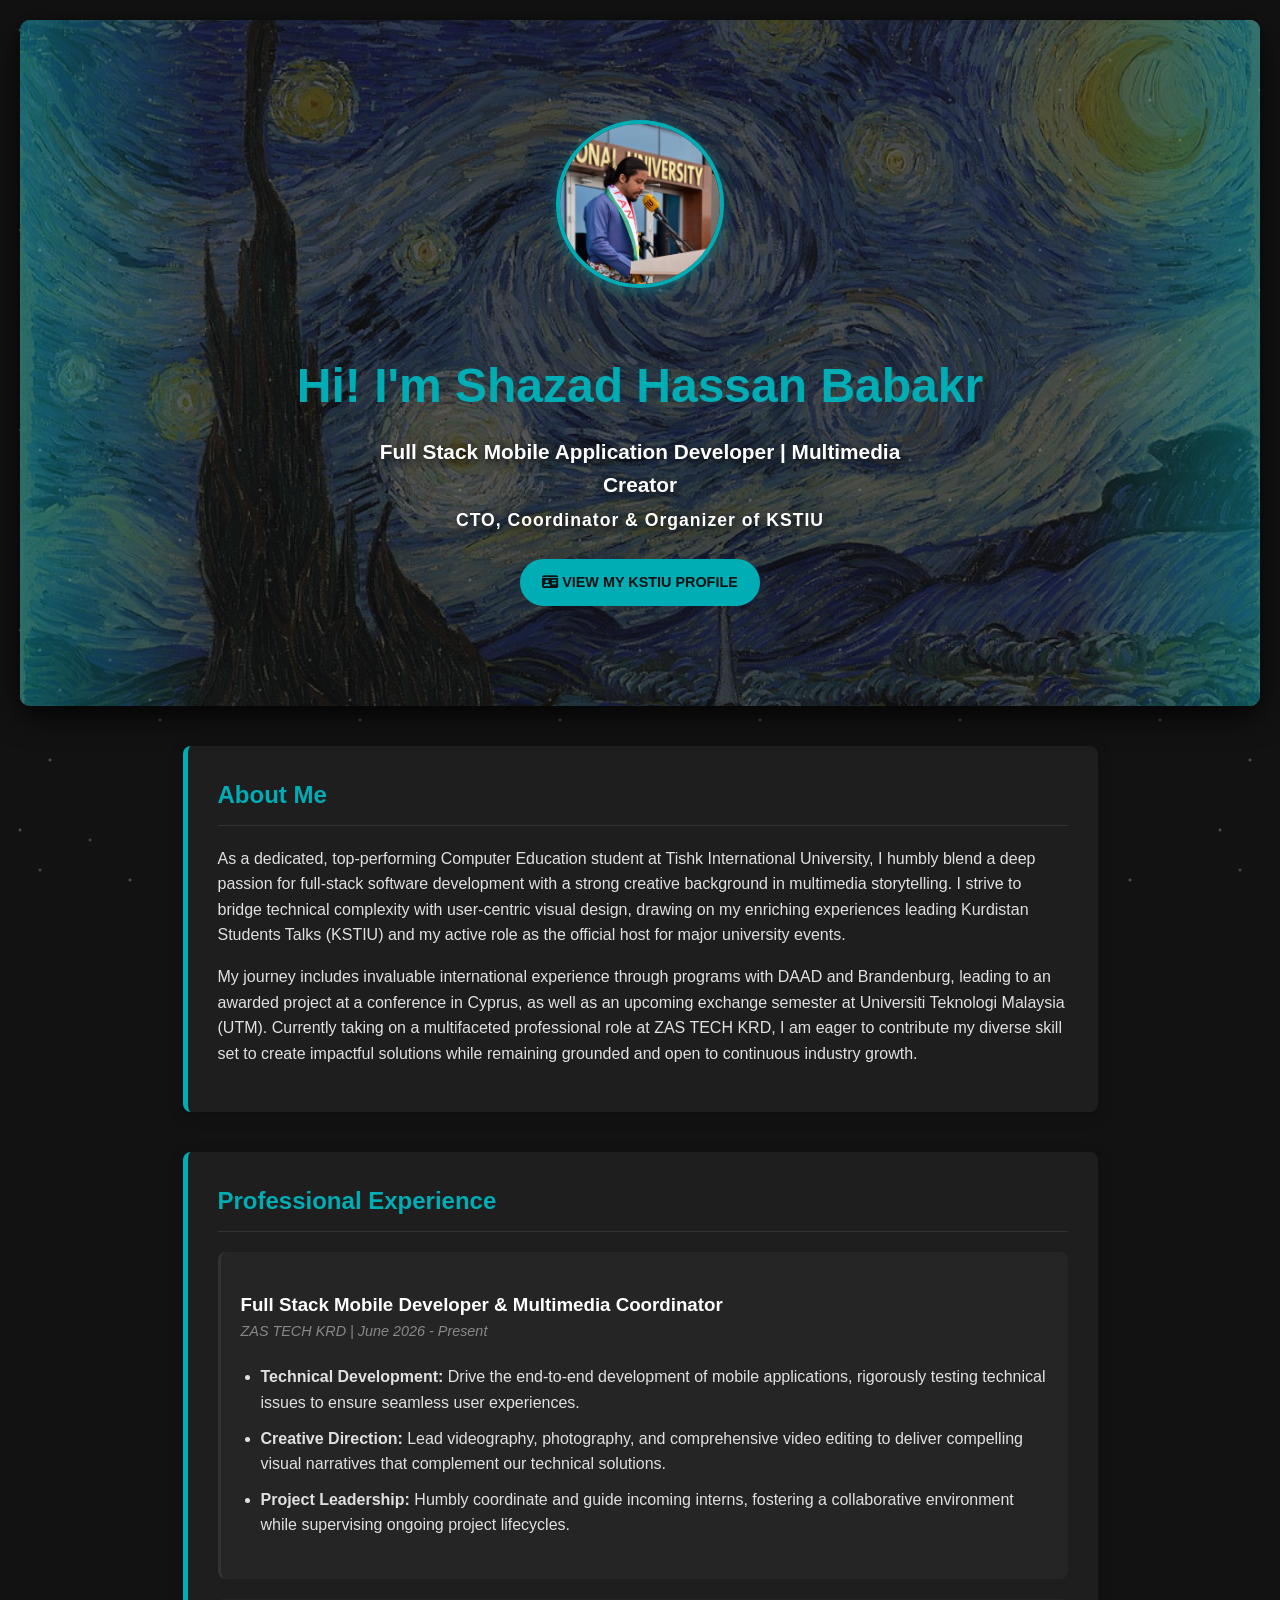
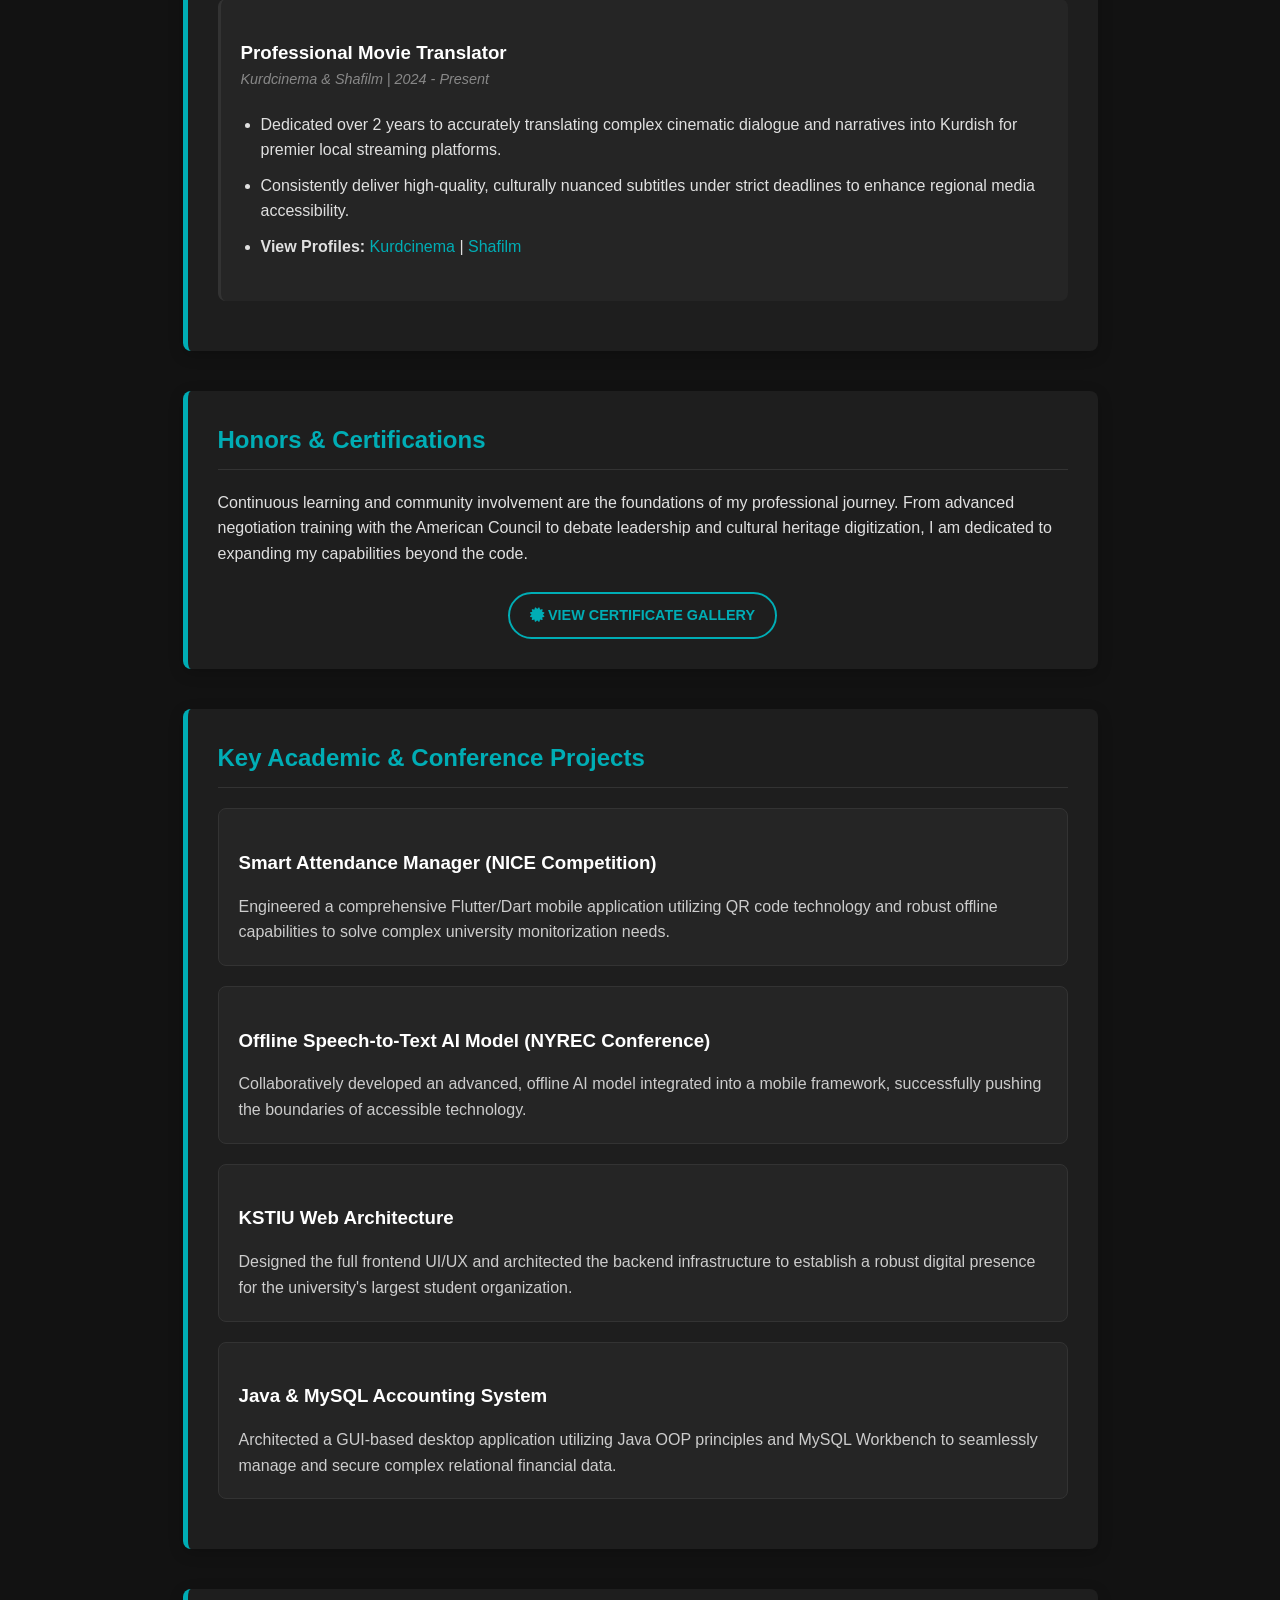
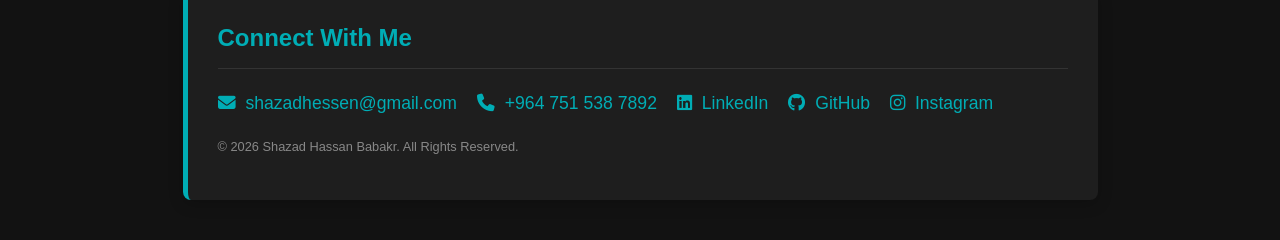
<file: index.html>
<!DOCTYPE html>
<html lang="en">
<head>
    <meta charset="UTF-8">
    <meta name="viewport" content="width=device-width, initial-scale=1.0">
    <title>Shazad Hassan Babakr | Full Stack Developer</title>
    <link rel="stylesheet" href="assets/style.css?v=2.0">
    <link rel="stylesheet" href="https://cdnjs.cloudflare.com/ajax/libs/font-awesome/6.5.1/css/all.min.css">
</head>
<body>
    <div id="imageModal" class="modal">
        <span class="close-modal">&times;</span>
        <img class="modal-content" id="fullScreenImg">
        <div id="modalCaption">Shazad Hassan Babakr - Hosting at TIU</div>
    </div>

<header class="hero fade-in-section">
        <!-- New Animated Stars Overlay -->
        <div class="stars-overlay"></div>
        
        <img src="assets/img/mypic.jpg" alt="Shazad Hassan Babakr" class="profile-img" id="heroImage" title="Click to view full screen">
        <div class="hero-content">
            <h1>Hi! I'm Shazad Hassan Babakr</h1>
            <p>Full Stack Mobile Application Developer | Multimedia Creator</p>
            <p class="kstiu-role">CTO, Coordinator & Organizer of KSTIU</p>
            
            <div class="hero-actions">
                <a href="https://kstiu.tiu.edu.iq/organizers" target="_blank" rel="noopener" class="btn-primary">
                    <i class="fa-solid fa-id-card"></i> View My KSTIU Profile
                </a>
            </div>
        </div>
    </header>

    <section id="about" class="fade-in-section">
        <h2>About Me</h2>
        <p>
            As a dedicated, top-performing Computer Education student at Tishk International University, I humbly blend a deep passion for full-stack software development with a strong creative background in multimedia storytelling. I strive to bridge technical complexity with user-centric visual design, drawing on my enriching experiences leading Kurdistan Students Talks (KSTIU) and my active role as the official host for major university events. 
        </p>
        <p>
            My journey includes invaluable international experience through programs with DAAD and Brandenburg, leading to an awarded project at a conference in Cyprus, as well as an upcoming exchange semester at Universiti Teknologi Malaysia (UTM). Currently taking on a multifaceted professional role at ZAS TECH KRD, I am eager to contribute my diverse skill set to create impactful solutions while remaining grounded and open to continuous industry growth.
        </p>
    </section>

    <section id="experience" class="fade-in-section">
        <h2>Professional Experience</h2>
        
        <div class="experience-card">
            <h3>Full Stack Mobile Developer & Multimedia Coordinator</h3>
            <p class="date-location">ZAS TECH KRD | June 2026 - Present</p>
            <ul>
                <li><strong>Technical Development:</strong> Drive the end-to-end development of mobile applications, rigorously testing technical issues to ensure seamless user experiences.</li>
                <li><strong>Creative Direction:</strong> Lead videography, photography, and comprehensive video editing to deliver compelling visual narratives that complement our technical solutions.</li>
                <li><strong>Project Leadership:</strong> Humbly coordinate and guide incoming interns, fostering a collaborative environment while supervising ongoing project lifecycles.</li>
            </ul>
        </div>

        <div class="experience-card">
            <h3>Professional Movie Translator</h3>
            <p class="date-location">Kurdcinema & Shafilm | 2024 - Present</p>
            <ul>
                <li>Dedicated over 2 years to accurately translating complex cinematic dialogue and narratives into Kurdish for premier local streaming platforms.</li>
                <li>Consistently deliver high-quality, culturally nuanced subtitles under strict deadlines to enhance regional media accessibility.</li>
                <li><strong>View Profiles:</strong> <a href="https://kurdcinama.com/TranslatorDetail.aspx?userid=354" target="_blank" rel="noopener">Kurdcinema</a> | <a href="https://shafilm.vip/translator/%D8%B4%D8%A7%D8%B2%D8%A7%D8%AF%20%D8%AD%D8%B3%D9%86%20%D8%A8%D8%A7%D8%A8%D9%83%D8%B1-166" target="_blank" rel="noopener">Shafilm</a></li>
            </ul>
        </div>
    </section>

    <section id="certifications-preview" class="fade-in-section">
        <h2>Honors & Certifications</h2>
        <p>Continuous learning and community involvement are the foundations of my professional journey. From advanced negotiation training with the American Council to debate leadership and cultural heritage digitization, I am dedicated to expanding my capabilities beyond the code.</p>
        <div class="center-btn">
            <a href="certificates.html" class="btn-secondary">
                <i class="fa-solid fa-certificate"></i> View Certificate Gallery
            </a>
        </div>
    </section>

    <section id="projects" class="fade-in-section">
        <h2>Key Academic & Conference Projects</h2>
        <div class="project-card">
            <h3>Smart Attendance Manager (NICE Competition)</h3>
            <p>Engineered a comprehensive Flutter/Dart mobile application utilizing QR code technology and robust offline capabilities to solve complex university monitorization needs.</p>
        </div>
        <div class="project-card">
            <h3>Offline Speech-to-Text AI Model (NYREC Conference)</h3>
            <p>Collaboratively developed an advanced, offline AI model integrated into a mobile framework, successfully pushing the boundaries of accessible technology.</p>
        </div>
        <div class="project-card">
            <h3>KSTIU Web Architecture</h3>
            <p>Designed the full frontend UI/UX and architected the backend infrastructure to establish a robust digital presence for the university's largest student organization.</p>
        </div>
        <div class="project-card">
            <h3>Java & MySQL Accounting System</h3>
            <p>Architected a GUI-based desktop application utilizing Java OOP principles and MySQL Workbench to seamlessly manage and secure complex relational financial data.</p>
        </div>
    </section>

    <footer id="contact" class="fade-in-section">
        <h2>Connect With Me</h2>
        <div class="contact-links">
            <p><i class="fa-solid fa-envelope"></i> <a href="mailto:shazadhessen@gmail.com">shazadhessen@gmail.com</a></p>
            <p><i class="fa-solid fa-phone"></i> <a href="tel:+9647515387892">+964 751 538 7892</a></p>
            <p><i class="fa-brands fa-linkedin"></i> <a href="https://www.linkedin.com/in/shazad-babakr" target="_blank" rel="noopener">LinkedIn</a></p>
            <p><i class="fa-brands fa-github"></i> <a href="https://github.com/ZADOST/ZAD" target="_blank" rel="noopener">GitHub</a></p>
            <p><i class="fa-brands fa-instagram"></i> <a href="https://www.instagram.com/itzz__shzz4d/" target="_blank" rel="noopener">Instagram</a></p>
        </div>
        <p style="margin-top: 20px; font-size: 0.8rem; color: #888;">© 2026 Shazad Hassan Babakr. All Rights Reserved.</p>
    </footer>

    <script src="assets/js/main.js"></script>
</body>
</html>
</file>
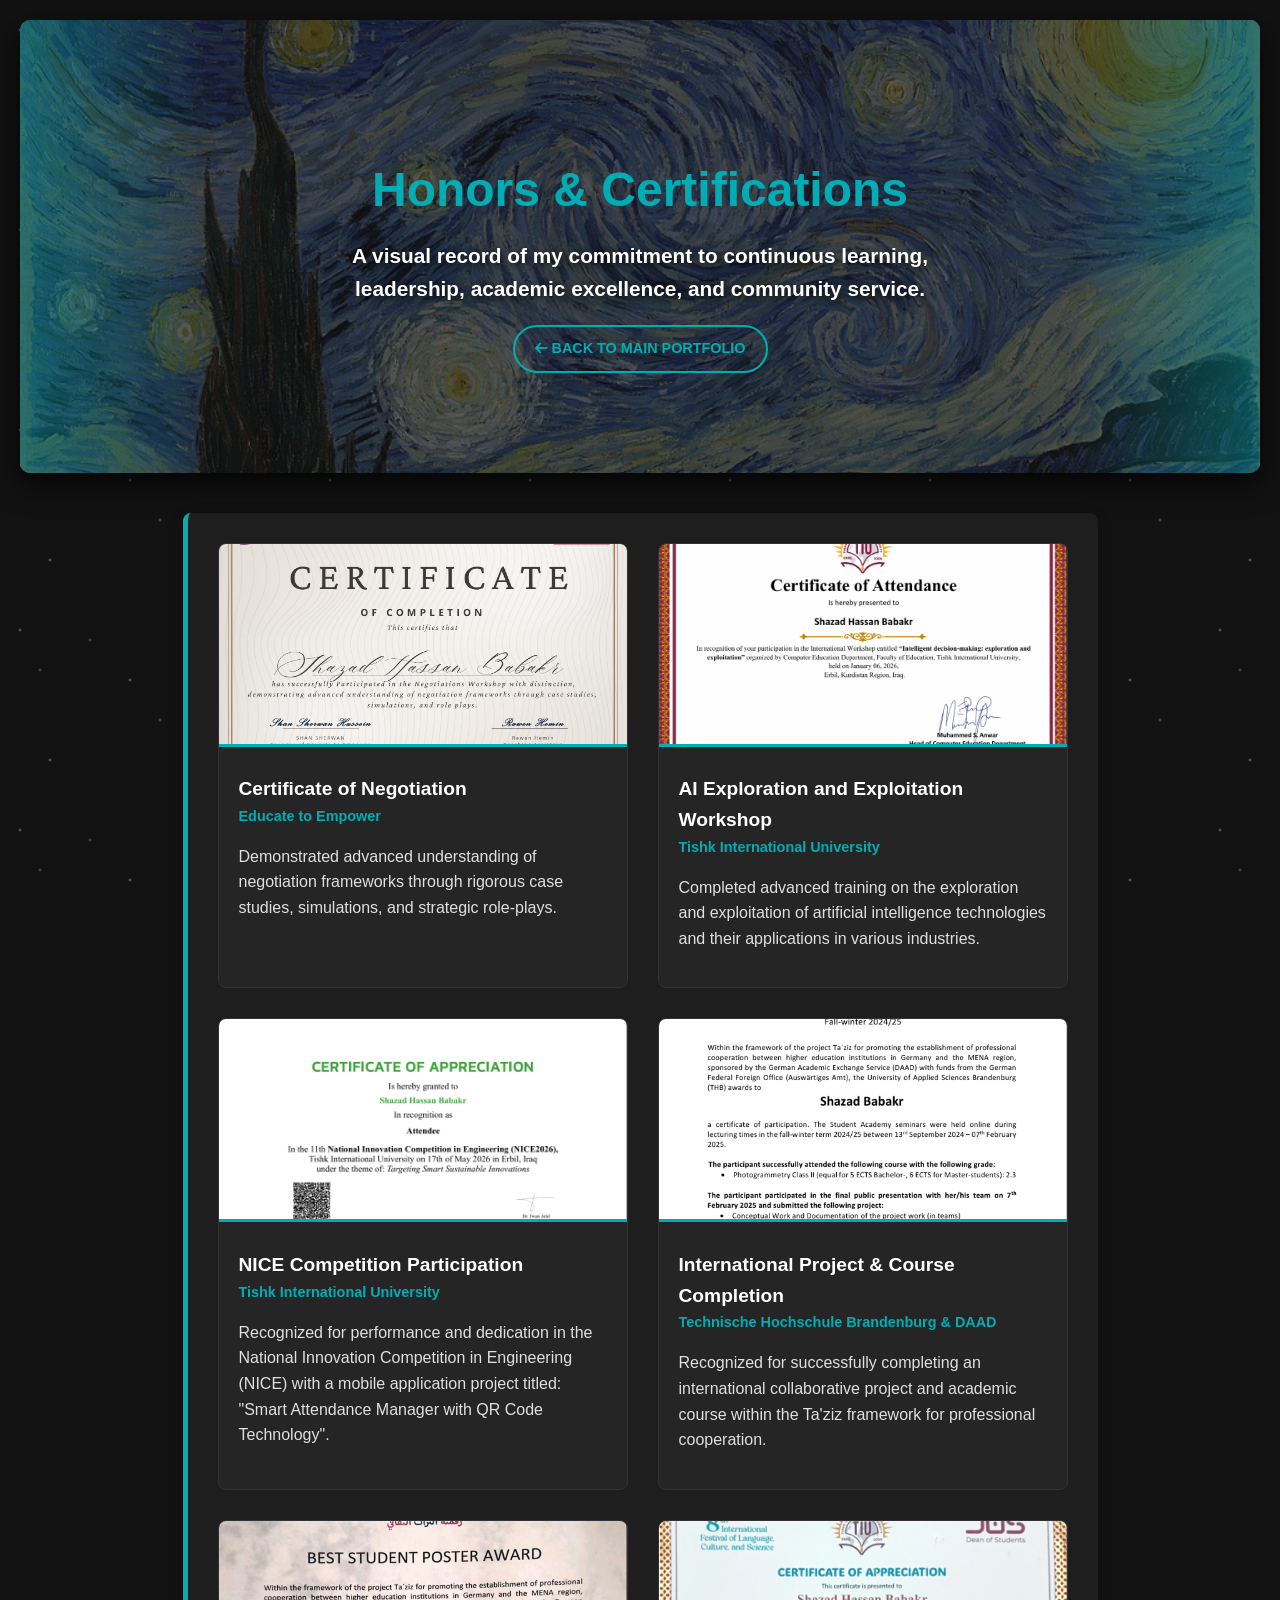
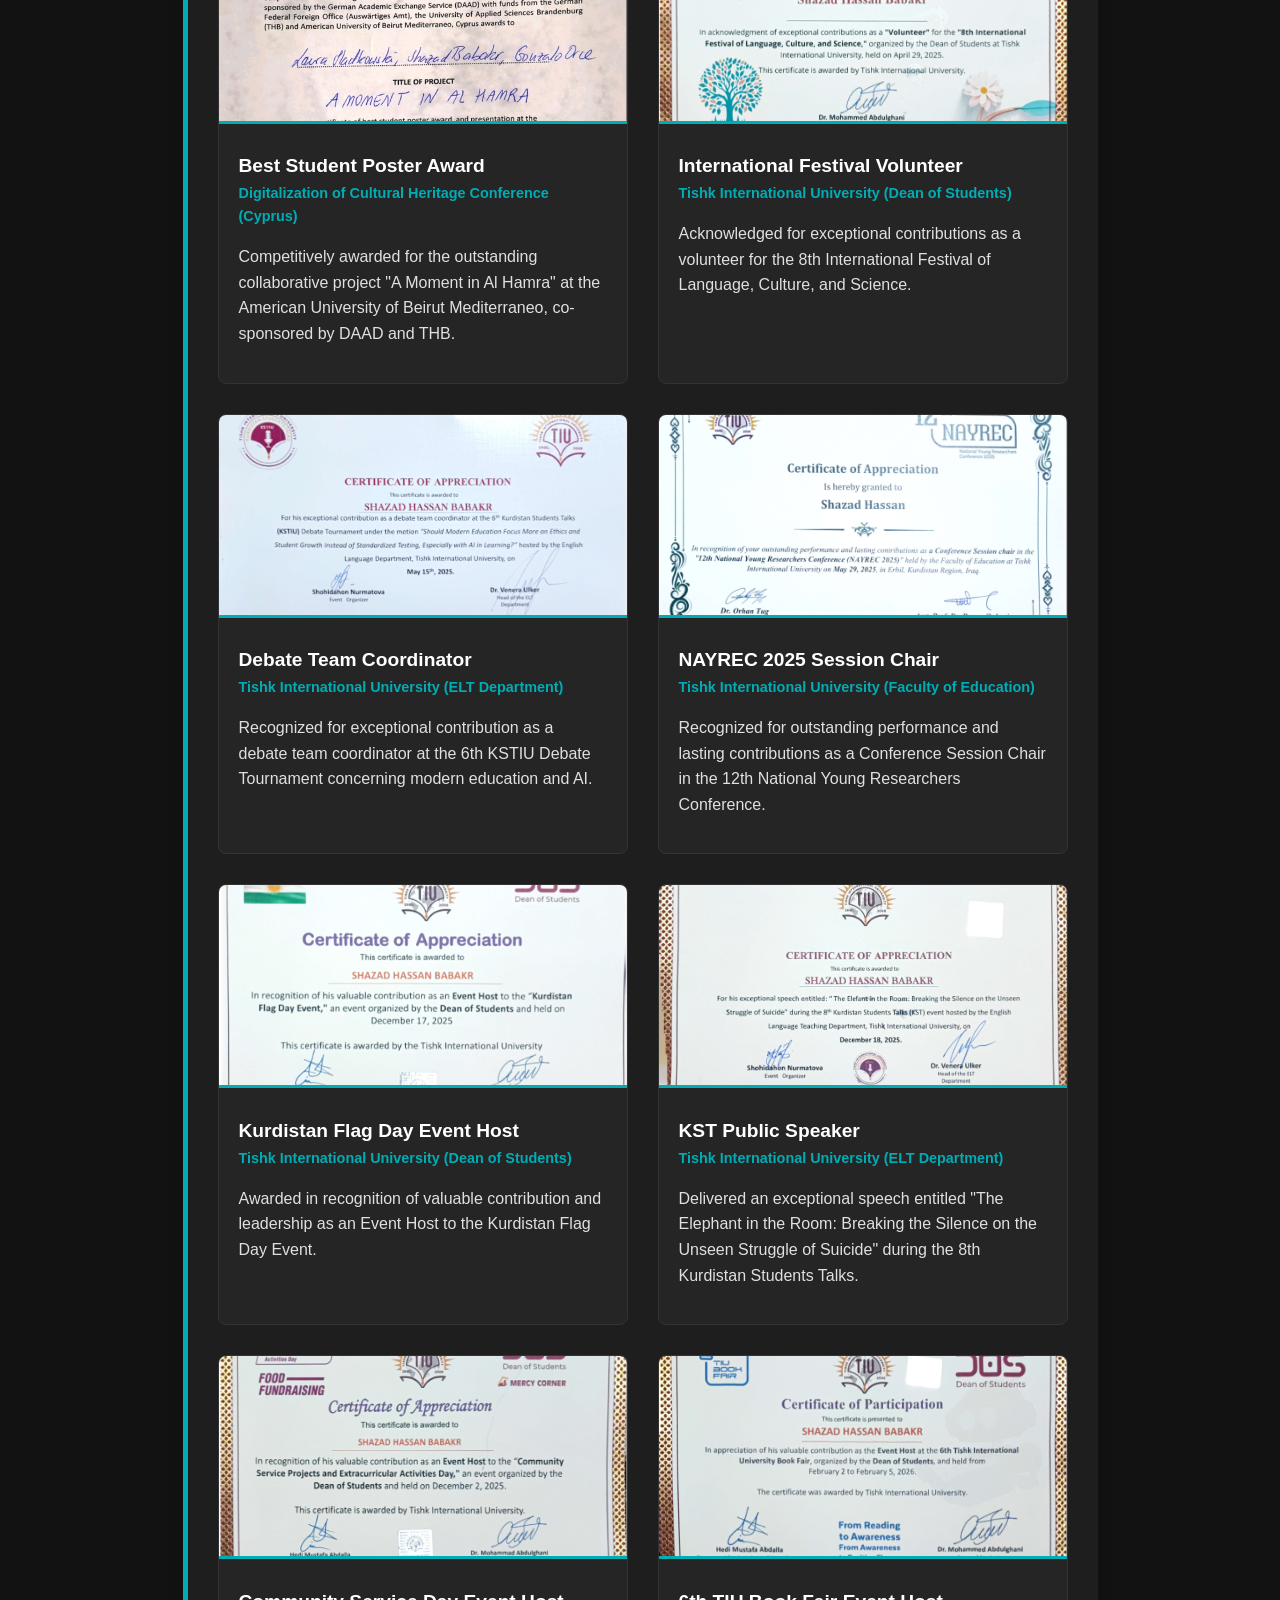
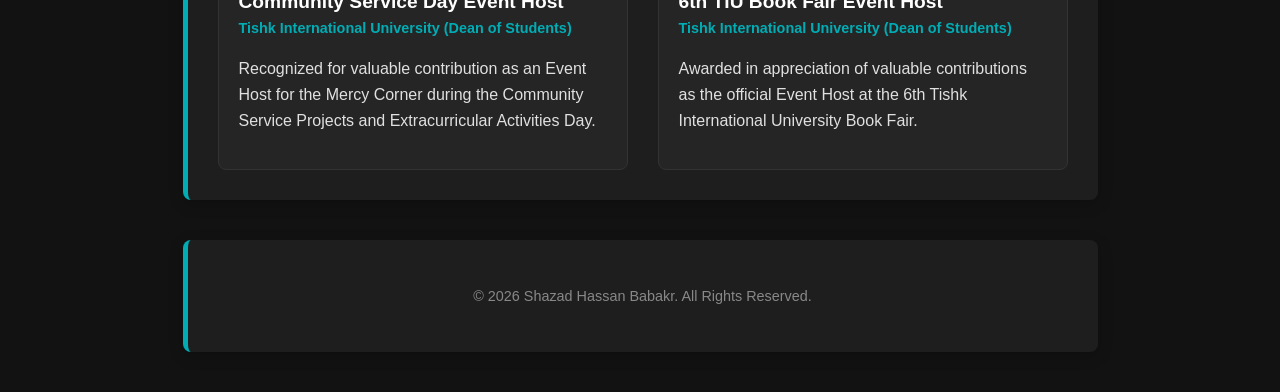
<file: certificates.html>
<!DOCTYPE html>
<html lang="en">
<head>
    <meta charset="UTF-8">
    <meta name="viewport" content="width=device-width, initial-scale=1.0">
    <title>Certificates | Shazad Hassan Babakr</title>
    <link rel="stylesheet" href="assets/style.css?v=3.0">
    <link rel="stylesheet" href="https://cdnjs.cloudflare.com/ajax/libs/font-awesome/6.5.1/css/all.min.css">
</head>
<body>

    <div id="imageModal" class="modal">
        <span class="close-modal">&times;</span>
        <img class="modal-content" id="fullScreenImg">
        <div id="modalCaption"></div>
    </div>

    <header class="hero fade-in-section">
        <h1>Honors & Certifications</h1>
        <p>A visual record of my commitment to continuous learning, leadership, academic excellence, and community service.</p>
        <div class="hero-actions" style="margin-top: 20px;">
            <a href="index.html" class="btn-secondary">
                <i class="fa-solid fa-arrow-left"></i> Back to Main Portfolio
            </a>
        </div>
    </header>

    <section class="fade-in-section">
        <div class="certificates-grid">
            
            <div class="cert-card">
                <div class="cert-img-container">
                    <img src="assets/img/Negotiation Workshop.png" alt="Certificate of Negotiation | Educate to Empower" onerror="this.src='https://via.placeholder.com/400x250/333/00adb5?text=Negotiation+Certificate'">
                </div>
                <div class="cert-info">
                    <h3>Certificate of Negotiation</h3>
                    <p class="cert-issuer">Educate to Empower</p>
                    <p>Demonstrated advanced understanding of negotiation frameworks through rigorous case studies, simulations, and strategic role-plays.</p>
                </div>
            </div>

            <div class="cert-card">
                <div class="cert-img-container">
                    <img src="assets/img/AI.png" alt="AI Exploration and Exploitation Workshop" onerror="this.src='https://via.placeholder.com/400x250/333/00adb5?text=AI+Exploration+Workshop'">
                </div>
                <div class="cert-info">
                    <h3>AI Exploration and Exploitation Workshop</h3>
                    <p class="cert-issuer">Tishk International University</p>
                    <p>Completed advanced training on the exploration and exploitation of artificial intelligence technologies and their applications in various industries.</p>
                </div>
            </div>

            <div class="cert-card">
                <div class="cert-img-container">
                    <img src="assets/img/Nice Certificate.png" alt="NICE Competition Participation" onerror="this.src='https://via.placeholder.com/400x250/333/00adb5?text=NICE+Competition'">
                </div>
                <div class="cert-info">
                    <h3>NICE Competition Participation</h3>
                    <p class="cert-issuer">Tishk International University</p>
                    <p>Recognized for performance and dedication in the National Innovation Competition in Engineering (NICE) with a mobile application project titled: "Smart Attendance Manager with QR Code Technology".</p>
                </div>
            </div>

            <div class="cert-card">
                <div class="cert-img-container">
                    <img src="assets/img/DAAD.png" alt="International Project & Course Completion | DAAD" onerror="this.src='https://via.placeholder.com/400x250/333/00adb5?text=DAAD+Course'">
                </div>
                <div class="cert-info">
                    <h3>International Project & Course Completion</h3>
                    <p class="cert-issuer">Technische Hochschule Brandenburg & DAAD</p>
                    <p>Recognized for successfully completing an international collaborative project and academic course within the Ta'ziz framework for professional cooperation.</p>
                </div>
            </div>

            <div class="cert-card">
                <div class="cert-img-container">
                    <img src="assets/img/stpa.png" alt="Best Student Poster Award | Cyprus" onerror="this.src='https://via.placeholder.com/400x250/333/00adb5?text=Best+Poster+Award'">
                </div>
                <div class="cert-info">
                    <h3>Best Student Poster Award</h3>
                    <p class="cert-issuer">Digitalization of Cultural Heritage Conference (Cyprus)</p>
                    <p>Competitively awarded for the outstanding collaborative project "A Moment in Al Hamra" at the American University of Beirut Mediterraneo, co-sponsored by DAAD and THB.</p>
                </div>
            </div>

            <div class="cert-card">
                <div class="cert-img-container">
                    <img src="assets/img/volunteer.png" alt="8th International Festival Volunteer" onerror="this.src='https://via.placeholder.com/400x250/333/00adb5?text=Festival+Volunteer'">
                </div>
                <div class="cert-info">
                    <h3>International Festival Volunteer</h3>
                    <p class="cert-issuer">Tishk International University (Dean of Students)</p>
                    <p>Acknowledged for exceptional contributions as a volunteer for the 8th International Festival of Language, Culture, and Science.</p>
                </div>
            </div>

            <div class="cert-card">
                <div class="cert-img-container">
                    <img src="assets/img/Debate.png" alt="Debate Team Coordinator | KSTIU" onerror="this.src='https://via.placeholder.com/400x250/333/00adb5?text=Debate+Coordinator'">
                </div>
                <div class="cert-info">
                    <h3>Debate Team Coordinator</h3>
                    <p class="cert-issuer">Tishk International University (ELT Department)</p>
                    <p>Recognized for exceptional contribution as a debate team coordinator at the 6th KSTIU Debate Tournament concerning modern education and AI.</p>
                </div>
            </div>

            <div class="cert-card">
                <div class="cert-img-container">
                    <img src="assets/img/Session Chair.png" alt="NAYREC 2025 Session Chair" onerror="this.src='https://via.placeholder.com/400x250/333/00adb5?text=NAYREC+Session+Chair'">
                </div>
                <div class="cert-info">
                    <h3>NAYREC 2025 Session Chair</h3>
                    <p class="cert-issuer">Tishk International University (Faculty of Education)</p>
                    <p>Recognized for outstanding performance and lasting contributions as a Conference Session Chair in the 12th National Young Researchers Conference.</p>
                </div>
            </div>

            <div class="cert-card">
                <div class="cert-img-container">
                    <img src="assets/img/FD host.png" alt="Kurdistan Flag Day Event Host" onerror="this.src='https://via.placeholder.com/400x250/333/00adb5?text=Flag+Day+Host'">
                </div>
                <div class="cert-info">
                    <h3>Kurdistan Flag Day Event Host</h3>
                    <p class="cert-issuer">Tishk International University (Dean of Students)</p>
                    <p>Awarded in recognition of valuable contribution and leadership as an Event Host to the Kurdistan Flag Day Event.</p>
                </div>
            </div>

            <div class="cert-card">
                <div class="cert-img-container">
                    <img src="assets/img/speech.png" alt="KST Event Speaker" onerror="this.src='https://via.placeholder.com/400x250/333/00adb5?text=KST+Speaker'">
                </div>
                <div class="cert-info">
                    <h3>KST Public Speaker</h3>
                    <p class="cert-issuer">Tishk International University (ELT Department)</p>
                    <p>Delivered an exceptional speech entitled "The Elephant in the Room: Breaking the Silence on the Unseen Struggle of Suicide" during the 8th Kurdistan Students Talks.</p>
                </div>
            </div>

            <div class="cert-card">
                <div class="cert-img-container">
                    <img src="assets/img/event host.png" alt="Community Service Day Event Host" onerror="this.src='https://via.placeholder.com/400x250/333/00adb5?text=Community+Service+Host'">
                </div>
                <div class="cert-info">
                    <h3>Community Service Day Event Host</h3>
                    <p class="cert-issuer">Tishk International University (Dean of Students)</p>
                    <p>Recognized for valuable contribution as an Event Host for the Mercy Corner during the Community Service Projects and Extracurricular Activities Day.</p>
                </div>
            </div>

            <div class="cert-card">
                <div class="cert-img-container">
                    <img src="assets/img/book host.png" alt="6th TIU Book Fair Event Host" onerror="this.src='https://via.placeholder.com/400x250/333/00adb5?text=Book+Fair+Host'">
                </div>
                <div class="cert-info">
                    <h3>6th TIU Book Fair Event Host</h3>
                    <p class="cert-issuer">Tishk International University (Dean of Students)</p>
                    <p>Awarded in appreciation of valuable contributions as the official Event Host at the 6th Tishk International University Book Fair.</p>
                </div>
            </div>

        </div>
    </section>

    <footer id="contact" class="fade-in-section">
        <p style="text-align: center; font-size: 0.9rem; color: #888;">© 2026 Shazad Hassan Babakr. All Rights Reserved.</p>
    </footer>

    <script src="assets/js/main.js?v=3.0"></script>
</body>
</html>
</file>
<file: assets/style.css>
/* Creates a global starry background covering the whole screen */
body::before {
    content: "";
    position: fixed;
    top: 0; left: 0; width: 100vw; height: 100vh;
    z-index: -1; 
    pointer-events: none;
    background-image: 
        radial-gradient(2px 2px at 20px 30px, #ffffff, rgba(0,0,0,0)),
        radial-gradient(2px 2px at 40px 70px, #e0e0e0, rgba(0,0,0,0)),
        radial-gradient(2px 2px at 50px 160px, #ffffff, rgba(0,0,0,0)),
        radial-gradient(2px 2px at 90px 40px, #d4d4d4, rgba(0,0,0,0)),
        radial-gradient(2px 2px at 130px 80px, #ffffff, rgba(0,0,0,0)),
        radial-gradient(2px 2px at 160px 120px, #e0e0e0, rgba(0,0,0,0));
    background-repeat: repeat;
    background-size: 200px 200px;
    animation: twinkle 3s infinite alternate;
    opacity: 0.4;
}

/* --- NEW STYLES: Buttons, Typography & Layout --- */
.kstiu-role {
    color: #ffffff;
    font-size: 1.1rem;
    font-weight: bold;
    margin-top: 5px;
    letter-spacing: 1px;
}

.hero-actions {
    margin-top: 25px;
}

.btn-primary, .btn-secondary {
    display: inline-block;
    padding: 10px 20px;
    border-radius: 25px;
    font-weight: bold;
    text-transform: uppercase;
    font-size: 0.9rem;
    transition: all 0.3s ease;
    cursor: pointer;
}

.btn-primary {
    background-color: #00adb5;
    color: #121212;
    border: 2px solid #00adb5;
}

.btn-primary:hover {
    background-color: transparent;
    color: #00adb5;
    text-decoration: none;
}

.btn-secondary {
    background-color: transparent;
    color: #00adb5;
    border: 2px solid #00adb5;
}

.btn-secondary:hover {
    background-color: #00adb5;
    color: #121212;
    text-decoration: none;
}

.center-btn {
    text-align: center;
    margin-top: 25px;
}

/* --- NEW STYLES: Certificates Grid --- */
.certificates-grid {
    display: grid;
    grid-template-columns: repeat(auto-fit, minmax(300px, 1fr));
    gap: 30px;
}

.cert-card {
    background: #252525;
    border-radius: 8px;
    overflow: hidden;
    border: 1px solid #333;
    transition: transform 0.3s ease, border-color 0.3s ease;
}

.cert-card:hover {
    transform: translateY(-5px);
    border-color: #00adb5;
}

.cert-img-container img {
    width: 100%;
    height: 200px;
    object-fit: cover;
    border-bottom: 3px solid #00adb5;
}

.cert-info {
    padding: 20px;
}

.cert-info h3 {
    margin-top: 0;
    font-size: 1.2rem;
}

.cert-issuer {
    color: #00adb5;
    font-size: 0.9rem;
    margin-top: -5px;
    margin-bottom: 15px;
    font-weight: bold;
}

/* --- NEW STYLES: Image Modal (Lightbox) --- */
.profile-img {
    cursor: pointer; /* Makes it look clickable */
}

.modal {
    display: none; 
    position: fixed; 
    z-index: 1000; 
    padding-top: 60px; 
    left: 0;
    top: 0;
    width: 100%; 
    height: 100%; 
    overflow: auto; 
    background-color: rgba(0,0,0,0.9); 
}

.modal-content {
    margin: auto;
    display: block;
    width: 80%;
    max-width: 900px;
    border: 3px solid #00adb5;
    border-radius: 8px;
    animation-name: zoom;
    animation-duration: 0.4s;
}

#modalCaption {
    margin: auto;
    display: block;
    width: 80%;
    max-width: 900px;
    text-align: center;
    color: #ccc;
    padding: 15px 0;
    height: 150px;
    font-size: 1.2rem;
}

.close-modal {
    position: absolute;
    top: 30px;
    right: 45px;
    color: #f1f1f1;
    font-size: 40px;
    font-weight: bold;
    transition: 0.3s;
    cursor: pointer;
}

.close-modal:hover, .close-modal:focus {
    color: #00adb5;
    text-decoration: none;
    cursor: pointer;
}

@keyframes zoom {
    from {transform:scale(0)} 
    to {transform:scale(1)}
}

/* --- NEW STYLES: Scroll Animations --- */
.fade-in-section {
    opacity: 0;
    transform: translateY(30px);
    transition: opacity 0.8s ease-out, transform 0.8s ease-out;
    will-change: opacity, visibility;
}

.fade-in-section.is-visible {
    opacity: 1;
    transform: none;
}/* =========================================
   CORE STYLING & VARIABLES
   ========================================= */
body {
    font-family: 'Segoe UI', Tahoma, Geneva, Verdana, sans-serif;
    line-height: 1.6;
    margin: 0;
    background-color: #121212;
    color: #e0e0e0;
    padding: 0 20px;
}

h2 {
    color: #00adb5;
    border-bottom: 1px solid #333;
    padding-bottom: 10px;
    margin-top: 0;
}

h3 {
    color: #ffffff;
    margin-bottom: 5px;
}

a {
    color: #00adb5;
    text-decoration: none;
    transition: color 0.3s ease;
}

a:hover {
    text-decoration: underline;
    color: #007d85;
}
/* =========================================
   HERO SECTION & PROFILE IMAGE
   ========================================= */
/* =========================================
   HERO SECTION & PROFILE IMAGE
   ========================================= */
.hero {
    position: relative;
    text-align: center;
    padding: 100px 20px;
    background-image: url('img/starry-night.jpg'); 
    background-size: cover;
    
    /* Removed 'fixed' and shifted the focus up to perfectly frame the sky/swirls */
    background-position: center 30%; 
    background-attachment: scroll; 
    
    border-radius: 10px;
    margin-top: 20px;
    box-shadow: 0 10px 30px rgba(0, 0, 0, 0.8);
    overflow: hidden;
    z-index: 1;
}

/* Dark overlay so the text remains readable over the painting */
.hero::before {
    content: '';
    position: absolute;
    top: 0; left: 0; right: 0; bottom: 0;
    background: rgba(18, 18, 18, 0.65); 
    z-index: -2;
}

/* Dynamic cyan side-glow transitions */
.hero::after {
    content: '';
    position: absolute;
    top: 0; left: 0; right: 0; bottom: 0;
    background: linear-gradient(90deg, rgba(0,173,181,0.4) 0%, rgba(0,0,0,0) 15%, rgba(0,0,0,0) 85%, rgba(0,173,181,0.4) 100%);
    z-index: -1;
    animation: sidePulse 4s infinite alternate ease-in-out;
}

@keyframes sidePulse {
    0% { opacity: 0.2; }
    100% { opacity: 1; }
}

/* Keeps the text and images above the background layers */
.hero-content, .profile-img {
    position: relative;
    z-index: 5;
}

/* Twinkling Stars Animation */
.stars-overlay {
    position: absolute;
    top: 0; left: 0; width: 100%; height: 100%;
    z-index: 0;
    pointer-events: none;
}

.stars-overlay::after {
    content: "";
    position: absolute;
    top: 0; left: 0; width: 100%; height: 100%;
    /* Creates a CSS-based starfield */
    background-image: 
        radial-gradient(2px 2px at 20px 30px, #ffffff, rgba(0,0,0,0)),
        radial-gradient(2px 2px at 40px 70px, #e0e0e0, rgba(0,0,0,0)),
        radial-gradient(2px 2px at 50px 160px, #ffffff, rgba(0,0,0,0)),
        radial-gradient(2px 2px at 90px 40px, #d4d4d4, rgba(0,0,0,0)),
        radial-gradient(2px 2px at 130px 80px, #ffffff, rgba(0,0,0,0)),
        radial-gradient(2px 2px at 160px 120px, #e0e0e0, rgba(0,0,0,0));
    background-repeat: repeat;
    background-size: 200px 200px;
    animation: twinkle 3s infinite alternate;
    opacity: 0.3;
}

@keyframes twinkle {
    0% { opacity: 0.2; transform: scale(1); }
    100% { opacity: 0.8; transform: scale(1.05); }
}

.profile-img {
    width: 160px;
    height: 160px;
    border-radius: 50%;
    border: 4px solid #00adb5;
    margin-bottom: 20px;
    object-fit: cover;
    box-shadow: 0 4px 15px rgba(0, 173, 181, 0.4);
    transition: transform 0.3s ease;
    cursor: pointer;
}

.profile-img:hover {
    transform: scale(1.05);
}

.hero h1 {
    font-size: 3rem;
    color: #00adb5;
    margin-bottom: 10px;
}

.hero p {
    font-size: 1.3rem; /* Increased size */
    color: #ffffff; /* Bright white */
    font-weight: 600; /* Bolder text */
    text-shadow: 2px 2px 8px rgba(0, 0, 0, 0.9); /* Heavy drop shadow for readability */
    max-width: 600px;
    margin: 0 auto;
}

.kstiu-role {
    color: #ffffff !important;
    font-size: 1.1rem !important;
    font-weight: bold;
    margin-top: 5px !important;
    letter-spacing: 1px;
}
/* =========================================
   LAYOUT SECTIONS
   ========================================= */
/* =========================================
   LAYOUT SECTIONS (Hover & Return Animation)
   ========================================= */
section, footer {
    max-width: 850px;
    margin: 40px auto;
    padding: 30px;
    background: #1e1e1e;
    border-left: 5px solid #00adb5;
    border-radius: 8px;
    box-shadow: 0 4px 15px rgba(0, 0, 0, 0.2);
    position: relative;
    /* This smoothly handles BOTH scaling up and returning to normal */
    transition: transform 0.3s ease-in-out, box-shadow 0.3s ease-in-out;
}

/* The elegant upscale effect */
section:hover, footer:hover {
    transform: scale(1.03); /* A professional 3% upscale, not 200% */
    box-shadow: 0 15px 35px rgba(0, 173, 181, 0.2);
    z-index: 10; 
}
/* Experience Cards */
.experience-card {
    background: #252525;
    padding: 20px;
    border-radius: 8px;
    margin-bottom: 20px;
    border-left: 3px solid #333;
    transition: border-color 0.3s ease;
}

.experience-card:hover {
    border-left-color: #00adb5;
}

.date-location {
    font-size: 0.9rem;
    color: #888;
    margin-top: -5px;
    margin-bottom: 15px;
    font-style: italic;
}

.experience-card ul {
    display: block;
    list-style-type: disc;
    padding-left: 20px;
}

.experience-card li {
    background: none;
    padding: 5px 0;
    border-radius: 0;
    font-size: 1rem;
}

/* Skills Grid */
.skills-grid {
    display: grid;
    grid-template-columns: repeat(auto-fit, minmax(250px, 1fr));
    gap: 20px;
    margin-top: 20px;
}

.skill-category h3 {
    font-size: 1.1rem;
    color: #00adb5;
    margin-bottom: 15px;
}

/* General Lists */
ul {
    list-style: none;
    padding: 0;
    display: flex;
    flex-wrap: wrap;
    gap: 10px;
}

li {
    background: #333;
    padding: 8px 15px;
    border-radius: 20px;
    font-size: 0.9rem;
    color: #e0e0e0;
}

/* Project Cards */
.project-card {
    margin-bottom: 20px;
    padding: 20px;
    background: #252525;
    border: 1px solid #333;
    border-radius: 8px;
    transition: all 0.3s ease;
}

.project-card:hover {
    transform: translateY(-5px);
    border-color: #00adb5;
    box-shadow: 0 8px 20px rgba(0, 0, 0, 0.4);
}

.project-card p {
    margin-bottom: 0;
    color: #cccccc;
}

/* Contact Links */
.contact-links {
    display: flex;
    flex-wrap: wrap;
    gap: 20px;
    margin-top: 15px;
}

.contact-links p {
    margin: 0;
    font-size: 1.1rem;
}

.contact-links i {
    color: #00adb5;
    margin-right: 5px;
}

/* =========================================
   BUTTONS & CALLS TO ACTION
   ========================================= */
.hero-actions {
    margin-top: 25px;
}

.btn-primary, .btn-secondary {
    display: inline-block;
    padding: 10px 20px;
    border-radius: 25px;
    font-weight: bold;
    text-transform: uppercase;
    font-size: 0.9rem;
    transition: all 0.3s ease;
    cursor: pointer;
}

.btn-primary {
    background-color: #00adb5;
    color: #121212;
    border: 2px solid #00adb5;
}

.btn-primary:hover {
    background-color: transparent;
    color: #00adb5;
    text-decoration: none;
}

.btn-secondary {
    background-color: transparent;
    color: #00adb5;
    border: 2px solid #00adb5;
}

.btn-secondary:hover {
    background-color: #00adb5;
    color: #121212;
    text-decoration: none;
}

.center-btn {
    text-align: center;
    margin-top: 25px;
}

/* =========================================
   CERTIFICATES GRID PAGE
   ========================================= */
.certificates-grid {
    display: grid;
    grid-template-columns: repeat(auto-fit, minmax(300px, 1fr));
    gap: 30px;
}

.cert-card {
    background: #252525;
    border-radius: 8px;
    overflow: hidden;
    border: 1px solid #333;
    transition: transform 0.3s ease, border-color 0.3s ease;
}

.cert-card:hover {
    transform: translateY(-5px);
    border-color: #00adb5;
}

.cert-img-container img {
    width: 100%;
    height: 200px;
    object-fit: cover;
    border-bottom: 3px solid #00adb5;
}

.cert-info {
    padding: 20px;
}

.cert-info h3 {
    margin-top: 0;
    font-size: 1.2rem;
}

.cert-issuer {
    color: #00adb5;
    font-size: 0.9rem;
    margin-top: -5px;
    margin-bottom: 15px;
    font-weight: bold;
}

/* =========================================
   FULL SCREEN IMAGE MODAL
   ========================================= */
.modal {
    display: none; 
    position: fixed; 
    z-index: 1000; 
    padding-top: 60px; 
    left: 0;
    top: 0;
    width: 100%; 
    height: 100%; 
    overflow: auto; 
    background-color: rgba(0,0,0,0.9); 
}

.modal-content {
    margin: auto;
    display: block;
    width: 80%;
    max-width: 900px;
    border: 3px solid #00adb5;
    border-radius: 8px;
    animation-name: zoom;
    animation-duration: 0.4s;
}

#modalCaption {
    margin: auto;
    display: block;
    width: 80%;
    max-width: 900px;
    text-align: center;
    color: #ccc;
    padding: 15px 0;
    height: 150px;
    font-size: 1.2rem;
}

.close-modal {
    position: absolute;
    top: 30px;
    right: 45px;
    color: #f1f1f1;
    font-size: 40px;
    font-weight: bold;
    transition: 0.3s;
    cursor: pointer;
}

.close-modal:hover, .close-modal:focus {
    color: #00adb5;
    text-decoration: none;
    cursor: pointer;
}

@keyframes zoom {
    from {transform:scale(0)} 
    to {transform:scale(1)}
}

/* =========================================
   SCROLL ANIMATIONS
   ========================================= */
.fade-in-section {
    opacity: 0;
    transform: translateY(30px);
    transition: opacity 0.8s ease-out, transform 0.8s ease-out;
    will-change: opacity, visibility;
}

.fade-in-section.is-visible {
    opacity: 1;
    transform: none;
}

/* Responsive Design */
@media (max-width: 600px) {
    /* =========================================
   HERO TYPOGRAPHY (Visibility Fix)
   ========================================= */
.hero h1 {
    font-size: 3rem;
    color: #00adb5;
    margin-bottom: 10px;
    text-shadow: 2px 2px 8px rgba(0, 0, 0, 0.9); /* Makes the title pop */
}

.hero p {
    font-size: 1.3rem; 
    color: #ffffff; 
    font-weight: 600; 
    text-shadow: 2px 2px 8px rgba(0, 0, 0, 0.9); 
    max-width: 600px;
    margin: 0 auto;
}
    section, footer { margin: 20px 10px; padding: 20px; }
    .skills-grid { grid-template-columns: 1fr; }
    .contact-links { flex-direction: column; gap: 10px; }
}
</file>
